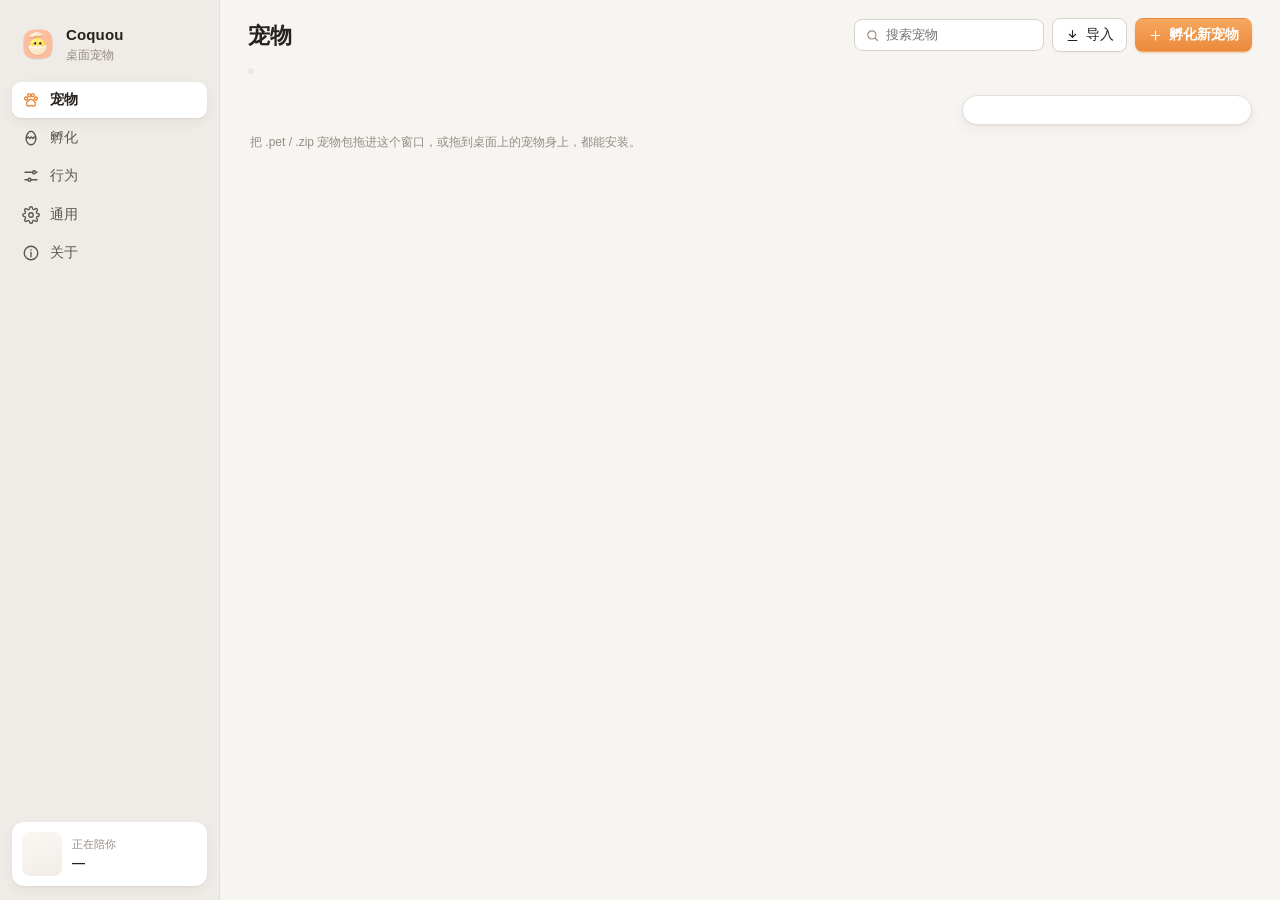
<file: src/ui/app.html>
<!doctype html>
<html lang="zh-CN">
<head>
  <meta charset="utf-8" />
  <meta name="viewport" content="width=device-width, initial-scale=1" />
  <title>Coquou</title>
  <link rel="stylesheet" href="app.css" />
</head>
<body>
<div class="shell">
  <aside class="sidebar">
    <div class="drag" data-tauri-drag-region></div>
    <div class="brand" data-tauri-drag-region>
      <img src="app-icon.png" alt="" />
      <div><b>Coquou</b><span data-en="Desktop pet">桌面宠物</span></div>
    </div>
    <nav>
      <button data-page="pets" class="on" data-en="Pets">
        <svg viewBox="0 0 24 24"><circle cx="5.5" cy="10" r="2"/><circle cx="9.5" cy="5.5" r="2"/><circle cx="14.5" cy="5.5" r="2"/><circle cx="18.5" cy="10" r="2"/><path d="M12 11c-3 0-6 4.2-6 6.6 0 1.7 1.3 2.4 3 2.4 1.2 0 2-.6 3-.6s1.8.6 3 .6c1.7 0 3-.7 3-2.4 0-2.4-3-6.6-6-6.6z"/></svg>
        宠物
      </button>
      <button data-page="hatch" data-en="Hatch">
        <svg viewBox="0 0 24 24"><path d="M12 3c3.6 0 6.5 5.4 6.5 9.6S15.6 21 12 21s-6.5-4.2-6.5-8.4S8.4 3 12 3z"/><path d="M6 12.5l2.4-2 2 2.2 1.8-2.2 2 2.2 2-2.2 1.8 2"/></svg>
        孵化
        <i class="dot" id="navHatchDot" hidden></i>
      </button>
      <button data-page="behaviour" data-en="Behaviour">
        <svg viewBox="0 0 24 24"><path d="M4 7h10M18 7h2M4 17h4M12 17h8"/><circle cx="16" cy="7" r="2"/><circle cx="10" cy="17" r="2"/></svg>
        行为
      </button>
      <button data-page="general" data-en="General">
        <svg viewBox="0 0 24 24"><circle cx="12" cy="12" r="3"/><path d="M19.4 15a1.7 1.7 0 0 0 .3 1.8l.1.1a2 2 0 1 1-2.8 2.8l-.1-.1a1.7 1.7 0 0 0-1.8-.3 1.7 1.7 0 0 0-1 1.5V21a2 2 0 1 1-4 0v-.1a1.7 1.7 0 0 0-1.1-1.5 1.7 1.7 0 0 0-1.8.3l-.1.1a2 2 0 1 1-2.8-2.8l.1-.1a1.7 1.7 0 0 0 .3-1.8 1.7 1.7 0 0 0-1.5-1H3a2 2 0 1 1 0-4h.1a1.7 1.7 0 0 0 1.5-1.1 1.7 1.7 0 0 0-.3-1.8l-.1-.1a2 2 0 1 1 2.8-2.8l.1.1a1.7 1.7 0 0 0 1.8.3H9a1.7 1.7 0 0 0 1-1.5V3a2 2 0 1 1 4 0v.1a1.7 1.7 0 0 0 1 1.5 1.7 1.7 0 0 0 1.8-.3l.1-.1a2 2 0 1 1 2.8 2.8l-.1.1a1.7 1.7 0 0 0-.3 1.8V9a1.7 1.7 0 0 0 1.5 1H21a2 2 0 1 1 0 4h-.1a1.7 1.7 0 0 0-1.5 1z"/></svg>
        通用
      </button>
      <button data-page="about" data-en="About">
        <svg viewBox="0 0 24 24"><circle cx="12" cy="12" r="9"/><path d="M12 11v6M12 7.5v.5"/></svg>
        关于
        <i class="dot" id="navUpdateDot" hidden></i>
      </button>
    </nav>
    <div class="now" id="now" title="正在桌面上的宠物" data-en-title="The pet on your desktop">
      <canvas id="nowThumb" width="80" height="88"></canvas>
      <div><span data-en="Keeping you company">正在陪你</span><b id="nowName">—</b></div>
    </div>
  </aside>

  <main>
    <!-- ======== 宠物 ======== -->
    <section class="page" id="page-pets">
      <header class="head" data-tauri-drag-region>
        <h1 data-en="Pets">宠物</h1>
        <div class="tools">
          <label class="search"><svg viewBox="0 0 24 24"><circle cx="11" cy="11" r="6.5"/><path d="M16 16l4 4"/></svg><input id="search" type="search" placeholder="搜索宠物" data-en-placeholder="Search pets" /></label>
          <button class="btn" id="importBtn" data-en="Import"><svg viewBox="0 0 24 24"><path d="M12 4v11M7 10l5 5 5-5M5 20h14"/></svg>导入</button>
          <button class="btn primary" id="hatchBtn" data-en="Hatch a pet"><svg viewBox="0 0 24 24"><path d="M12 5v14M5 12h14"/></svg>孵化新宠物</button>
          <input type="file" id="importFile" accept=".pet,.zip" multiple hidden />
        </div>
      </header>
      <div class="scroll">
        <div class="welcome" id="welcome" hidden>
          <div>
            <b data-en="Welcome to Coquou!">欢迎使用 Coquou！</b>
            <p id="welcomeText"></p>
          </div>
          <button class="btn" id="welcomeOk" data-en="Got it">知道了</button>
        </div>
        <div class="filters seg" id="filters"></div>
        <div class="library">
          <div class="grid" id="grid"></div>
          <aside class="detail" id="detail"></aside>
        </div>
        <p class="hint" data-en="Drop a .pet / .zip pet package on this window, or on the pet on your desktop, to install it.">把 .pet / .zip 宠物包拖进这个窗口，或拖到桌面上的宠物身上，都能安装。</p>
      </div>
    </section>

    <!-- ======== 孵化 ======== -->
    <section class="page" id="page-hatch" hidden>
      <header class="head" data-tauri-drag-region>
        <h1 data-en="Hatch">孵化</h1>
        <span class="head-note" data-en="Turn a description or a picture into a desktop pet that walks and jumps, with AI">用 AI 把一段描述或一张图，变成一只会走会跳的桌面宠物</span>
        <div class="tools"><button class="btn" id="hatchReset" type="button" hidden></button></div>
      </header>
      <div class="scroll hatch">
        <p class="edit-note" id="editNote" hidden></p>
        <!-- ① AI 接口 -->
        <section class="step-card">
          <h2 data-en="AI service"><i>1</i>AI 接口<small data-en="An OpenAI-compatible image API, such as OpenAI or OpenRouter">OpenAI 兼容的图像接口，例如 OpenAI、OpenRouter</small></h2>
          <div class="hrow">
            <select id="profile"></select>
            <button class="btn" id="newProfile" type="button" data-en="New">新建</button>
          </div>
          <div class="summary" id="profileSummary" hidden>
            <div class="ok-dot"></div>
            <div class="grow"><b id="sumName"></b><small id="sumModel"></small></div>
            <button class="btn" id="editProfile" type="button" data-en="Edit">编辑</button>
          </div>
          <div class="form" id="profileForm">
            <label data-en="Name">名称<input type="text" id="pName" placeholder="例如：OpenAI 官方" data-en-placeholder="e.g. OpenAI" /></label>
            <label data-en="Protocol">协议
              <select id="pProtocol">
                <option value="images" data-en="OpenAI Images (/images/edits)">OpenAI Images（/images/edits）</option>
                <option value="chat" data-en="OpenAI Chat with image output (/chat/completions)">OpenAI Chat 输出图片（/chat/completions）</option>
              </select>
            </label>
            <label data-en="API URL">API 地址<input type="text" id="pUrl" placeholder="https://api.openai.com/v1" /></label>
            <label data-en="Model">模型<input type="text" id="pModel" placeholder="gpt-image-2" /></label>
            <label class="wide">API key<input type="password" id="pKey" placeholder="sk-…" autocomplete="off" /></label>
            <div id="imagesOpts" class="wide two">
              <label data-en="Quality">质量
                <select id="pQuality">
                  <option value="" data-en="Not set">不指定</option><option value="low" data-en="low (cheap)">low（便宜）</option>
                  <option value="medium">medium</option><option value="high">high</option><option value="auto">auto</option>
                </select>
              </label>
              <label class="check" data-en="Ask for a transparent background (cleaner when the API supports it)"><input type="checkbox" id="pTransparent" /> 请求透明背景（接口支持时更干净）</label>
            </div>
            <div class="wide actions">
              <button class="btn primary" id="saveProfile" type="button" data-en="Save">保存</button>
              <button class="btn" id="testProfile" type="button" title="会真的生成 1 张小图，产生一次调用费用" data-en="Test" data-en-title="Really generates one small image, which costs one API call">测试连接</button>
              <button class="btn ghost danger" id="deleteProfile" type="button" data-en="Delete">删除</button>
              <span class="status" id="profileStatus"></span>
            </div>
            <p class="hint wide" id="keyHint"></p>
          </div>
        </section>

        <!-- ② 宠物 -->
        <section class="step-card">
          <h2 data-en="Describe your pet"><i>2</i>描述你的宠物</h2>
          <div class="pet-form">
            <div class="fields">
              <label data-en="Name">名字<input type="text" id="petName" placeholder="例如：橘子" data-en-placeholder="e.g. Clementine" /></label>
              <label data-en="Description">描述<textarea id="petDesc" placeholder="外观和性格，例如：圆滚滚的橘色短毛猫，戴红色小围巾，元气满满" data-en-placeholder="Looks and personality, e.g. a round orange shorthair cat with a little red scarf, full of energy"></textarea></label>
              <label data-en="Style">风格
                <select id="style">
                  <option value="auto" data-en="Follow the reference / description">跟随参考图 / 描述</option>
                  <option value="chibi" data-en="Chibi anime">Q 版二次元</option>
                  <option value="pixel" data-en="Pixel art">像素风</option>
                  <option value="plush" data-en="Plush toy">毛绒玩具</option>
                  <option value="clay" data-en="Clay">黏土</option>
                  <option value="toy3d" data-en="3D toy">3D 玩具</option>
                  <option value="flat" data-en="Flat vector">扁平矢量</option>
                </select>
              </label>
              <label class="check" data-en="Generate 16 look directions (eyes follow the mouse)"><input type="checkbox" id="withLook" checked /> 生成 16 个看向方向（眼睛跟着鼠标转）</label>
            </div>
            <div class="ref">
              <span class="ref-label" data-en="Reference image (optional)">参考图（可选）</span>
              <div id="drop"></div>
              <input type="file" id="file" accept="image/*" hidden />
            </div>
          </div>
        </section>

        <!-- ③④⑤ 结果 -->
        <section class="step-card" id="baseCard">
          <h2 data-en="Look"><i>3</i>形象<small id="estimate"></small>
            <span class="h2-tools"><button class="btn primary" id="genBase" type="button"></button></span>
          </h2>
          <div class="status" id="mainStatus"></div>
          <div id="baseArea" class="empty"></div>
        </section>
        <section class="step-card" id="rowsArea" hidden>
          <h2 data-en="Animations"><i>4</i>动作
            <span class="h2-tools"><span class="status" id="rowsStatus"></span><button class="btn primary" id="genAll" type="button" data-en="Generate all">生成全部动作</button></span>
          </h2>
          <div class="hgrid" id="cards"></div>
        </section>
        <section class="step-card" id="finalArea" hidden>
          <h2 data-en="Install"><i>5</i>安装</h2>
          <div class="final">
            <canvas id="atlas" class="checker" width="1536" height="2288"></canvas>
            <div class="grow">
              <div class="install-mode" id="installMode" hidden>
                <label class="check" id="modeReplace"><input type="radio" name="installMode" value="replace" checked /><span id="modeReplaceText"></span></label>
                <label class="check" data-en="Save as a new pet"><input type="radio" name="installMode" value="new" />另存为新宠物</label>
              </div>
              <label data-en="ID (folder name: letters, digits, - and _)">ID（文件夹名，字母数字 - _）<input type="text" id="petId" /></label>
              <button class="btn primary big" id="install" type="button" data-en="Put on the desktop">安装到桌面</button>
              <div class="status" id="installStatus"></div>
            </div>
          </div>
        </section>
      </div>
    </section>

    <!-- ======== 行为 ======== -->
    <section class="page" id="page-behaviour" hidden>
      <header class="head" data-tauri-drag-region><h1 data-en="Behaviour">行为</h1></header>
      <div class="scroll">
        <h3 data-en="Where they roam">活动范围</h3>
        <div class="zones" id="zones"></div>
        <p class="hint" data-en="The pet only walks in the chosen area, so it stays out of the middle of the screen. Dragged elsewhere, it walks back by itself.">宠物只在选中的区域里走动，避免挡住屏幕中间的内容。被拖到别处后会自己走回去。</p>
        <h3 data-en="Personality">性格</h3>
        <div class="card">
          <div class="row"><div class="label" data-en="Activity">活跃程度<small data-en="How often they walk around">多久走动一次</small></div><div class="seg" id="activity"></div></div>
          <div class="row"><div class="label" data-en="Nap">自动睡觉<small data-en="Dozes off after being left alone this long">多久没理 TA 就打瞌睡</small></div><div class="seg" id="sleep"></div></div>
          <div class="row"><div class="label" data-en="Size">大小<small data-en="Display size of every pet">所有宠物的显示大小</small></div><div class="seg" id="size"></div></div>
          <div class="row"><div class="label" data-en="Talk">说话<small data-en="Says a line when clicked, petted or idle">被点、被摸、闲着的时候冒出一句台词</small></div><label class="switch"><input type="checkbox" id="chatter" aria-label="说话" data-en-aria-label="Talk" /><span></span></label></div>
        </div>
      </div>
    </section>

    <!-- ======== 通用 ======== -->
    <section class="page" id="page-general" hidden>
      <header class="head" data-tauri-drag-region><h1 data-en="General">通用</h1></header>
      <div class="scroll">
        <h3 data-en="Appearance">外观</h3>
        <div class="card">
          <div class="row"><div class="label" data-en="Theme">主题</div><div class="seg" id="theme"></div></div>
          <div class="row"><div class="label" data-en="Language">语言</div><div class="seg" id="language"></div></div>
        </div>
        <h3 data-en="Display">显示</h3>
        <div class="card">
          <div class="row"><div class="label" data-en="Screen">显示器<small data-en="You can also drag the pet to another screen">也可以直接把宠物拖到另一块屏幕</small></div><select id="display"></select></div>
          <div class="row"><div class="label" data-en="Hide in full screen">全屏自动隐藏<small data-en="Stays out of the way of videos, games and presentations">看视频、玩游戏、演示时不打扰</small></div><label class="switch"><input type="checkbox" id="hideFullscreen" aria-label="全屏自动隐藏" data-en-aria-label="Hide in full screen" /><span></span></label></div>
        </div>
        <h3 data-en="Startup and power">启动与耗电</h3>
        <div class="card">
          <div class="row"><div class="label" data-en="Open at login">开机自动启动</div><label class="switch"><input type="checkbox" id="autostart" aria-label="开机自动启动" data-en-aria-label="Open at login" /><span></span></label></div>
          <div class="row"><div class="label" data-en="Save power on battery">用电池时省电<small data-en="Drops to 30 fps when the laptop is unplugged">笔记本拔掉电源后降到 30 帧</small></div><label class="switch"><input type="checkbox" id="batterySaver" aria-label="用电池时省电" data-en-aria-label="Save power on battery" /><span></span></label></div>
        </div>
        <h3 data-en="Pet library">宠物库</h3>
        <div class="card">
          <div class="row"><div class="label" data-en="Show hidden pets">显示隐藏宠物<small data-en="Adds a Hidden tab to the pets page, where hidden pets can be unhidden">宠物页多出「隐藏」，可以在里面取消隐藏</small></div><label class="switch"><input type="checkbox" id="showHidden" aria-label="显示隐藏宠物" data-en-aria-label="Show hidden pets" /><span></span></label></div>
        </div>
        <h3 data-en="Storage">存储</h3>
        <div class="card">
          <div class="row"><div class="label" data-en="Pets folder">宠物文件夹<small class="path" id="petsDir"></small></div><button class="btn" id="openDir" data-en="Open">打开</button></div>
          <div class="row"><div class="label" data-en="Codex pets">Codex 宠物<small class="path" id="codexDir"></small><small data-en="Pets here show up in your library automatically (read-only)">这里的宠物会自动出现在宠物库里（只读）</small></div></div>
        </div>
      </div>
    </section>

    <!-- ======== 关于 ======== -->
    <section class="page" id="page-about" hidden>
      <header class="head" data-tauri-drag-region><h1 data-en="About">关于</h1></header>
      <div class="scroll">
        <div class="card about">
          <img src="app-icon.png" alt="" />
          <div class="grow">
            <b>Coquou</b> <span class="muted" id="version"></span>
            <p class="muted" data-en="An open-source desktop pet, compatible with Codex pet packages.">开源桌面宠物，兼容 Codex 宠物包。</p>
            <div class="links">
              <button class="link" data-link="home" data-en="Website">项目主页</button>
              <button class="link" data-link="issues" data-en="Report a problem">反馈问题</button>
              <button class="link" data-link="releases" data-en="Releases">发布记录</button>
            </div>
          </div>
        </div>
        <h3 data-en="Updates">更新</h3>
        <div class="card">
          <div class="row">
            <div class="label"><span id="updState"></span><small id="updDetail"></small></div>
            <button class="btn" id="updCheck" data-en="Check for updates">检查更新</button>
          </div>
          <div class="row" id="updAvail" hidden>
            <div class="label">
              <b id="updVersion"></b><small id="updDate"></small>
              <div id="updNotes" class="notes"></div>
              <div class="progress" id="updProgress" hidden><i></i></div>
            </div>
            <button class="btn primary" id="updInstall"></button>
          </div>
          <div class="row"><div class="label" data-en="Check for updates automatically">自动检查更新<small data-en="At launch and every 6 hours; tells you about a new version, never installs it by itself">启动后和每隔 6 小时检查一次；有新版本时提示，不会自动安装</small></div><label class="switch"><input type="checkbox" id="autoUpdate" aria-label="自动检查更新" data-en-aria-label="Check for updates automatically" /><span></span></label></div>
        </div>
        <h3 data-en="Licenses">授权</h3>
        <div class="card">
          <div class="row"><div class="label" data-en="Code">代码<small>MIT</small></div></div>
          <div class="row"><div class="label" data-en="Preset pet “Tuanzi”">预设宠物「团子」<small>CC BY 4.0 · Coquou contributors</small></div></div>
        </div>
      </div>
    </section>
  </main>
</div>

<div id="dropOverlay"><div><svg viewBox="0 0 24 24"><path d="M12 4v11M7 10l5 5 5-5M5 20h14"/></svg><span id="dropText"></span></div></div>
<div id="modal" hidden><div class="dialog"><b id="modalTitle"></b><p id="modalText"></p><div class="actions"><button class="btn" id="modalCancel" data-en="Cancel">取消</button><button class="btn danger" id="modalOk"></button></div></div></div>
<div id="toast"></div>
<script src="common.js"></script>
<script src="app.js"></script>
<script src="hatch-pipeline.js"></script>
<script src="hatch.js"></script>
</body>
</html>
</file>
<file: src/ui/app.css>
/* Coquou app window. Light / dark follow `prefers-color-scheme`, which the
   webview takes from the app theme (settings.rs: system, light or dark). */
:root {
  color-scheme: light dark;
  --bg: #f7f5f2;
  --side: #efebe6;
  --panel: #ffffff;
  --raised: #ffffff;
  --ink: #26221e;
  --ink-2: #5d564f;
  --muted: #958c83;
  --line: #e6e0d9;
  --line-2: #d9d2ca;
  --hover: rgba(60, 40, 20, .055);
  --accent: #ec8a3c;
  --accent-2: #f6a75f;
  --accent-soft: #fdeedf;
  --accent-ink: #fff;
  --ok: #2f9a5a;
  --bad: #d2463a;
  --tile: linear-gradient(160deg, #fbf8f4, #f1ece6);
  --stage: radial-gradient(circle at 50% 70%, #fff7ee 0, #f6efe7 55%, #efe7de 100%);
  --shadow: 0 1px 2px rgba(40, 25, 10, .06), 0 4px 14px rgba(40, 25, 10, .05);
  --shadow-lg: 0 10px 40px rgba(40, 25, 10, .18);
  --radius: 14px;
}
@media (prefers-color-scheme: dark) {
  :root {
    --bg: #1b1917;
    --side: #151412;
    --panel: #24211e;
    --raised: #2b2825;
    --ink: #f1ebe4;
    --ink-2: #c4bbb1;
    --muted: #8f867c;
    --line: #34302c;
    --line-2: #423d38;
    --hover: rgba(255, 240, 220, .06);
    --accent: #f39a52;
    --accent-2: #ffb575;
    --accent-soft: #3a2a1c;
    --accent-ink: #1b1917;
    --tile: linear-gradient(160deg, #2c2926, #24211e);
    --stage: radial-gradient(circle at 50% 70%, #3a332c 0, #2a2622 60%, #24211e 100%);
    --shadow: 0 1px 2px rgba(0, 0, 0, .3), 0 4px 14px rgba(0, 0, 0, .2);
  }
}

* { box-sizing: border-box; }
html, body { height: 100%; }
body {
  margin: 0; background: var(--bg); color: var(--ink);
  font: 13.5px/1.5 -apple-system, BlinkMacSystemFont, "Segoe UI Variable", "Segoe UI", "PingFang SC", "Microsoft YaHei", sans-serif;
  -webkit-user-select: none; user-select: none; -webkit-font-smoothing: antialiased;
}
svg { width: 18px; height: 18px; fill: none; stroke: currentColor; stroke-width: 1.8; stroke-linecap: round; stroke-linejoin: round; flex: none; }
button { font: inherit; color: inherit; }
:focus-visible { outline: 2px solid var(--accent); outline-offset: 2px; }

.shell { display: grid; grid-template-columns: 220px 1fr; height: 100vh; }

/* ---------- sidebar ---------- */
.sidebar { background: var(--side); border-right: 1px solid var(--line); display: flex; flex-direction: column; padding: 0 12px 14px; min-height: 0; }
.sidebar .drag { height: 18px; flex: none; }
.mac .sidebar .drag { height: 46px; }
.brand { display: flex; align-items: center; gap: 10px; padding: 6px 8px 18px; }
.brand img { width: 36px; height: 36px; }
.brand b { display: block; font-size: 15px; letter-spacing: .01em; }
.brand span { display: block; font-size: 11.5px; color: var(--muted); }
nav { display: flex; flex-direction: column; gap: 2px; }
nav button {
  all: unset; display: flex; align-items: center; gap: 10px; padding: 8px 10px; border-radius: 9px; cursor: default; color: var(--ink-2); position: relative;
}
nav button:hover { background: var(--hover); }
nav button.on { background: var(--panel); color: var(--ink); font-weight: 600; box-shadow: var(--shadow); }
nav button.on svg { color: var(--accent); }
nav button:focus-visible { outline: 2px solid var(--accent); }
nav .dot { position: absolute; right: 10px; width: 8px; height: 8px; border-radius: 50%; background: var(--accent); }
.now { margin-top: auto; display: flex; align-items: center; gap: 10px; padding: 10px; border-radius: 12px; background: var(--panel); box-shadow: var(--shadow); cursor: default; }
.now canvas { width: 40px; height: 44px; border-radius: 8px; background: var(--tile); }
.now span { display: block; font-size: 11px; color: var(--muted); }
.now b { display: block; font-size: 13px; }

/* ---------- main ---------- */
main { min-width: 0; min-height: 0; display: flex; }
.page { flex: 1; display: flex; flex-direction: column; min-width: 0; min-height: 0; }
.page[hidden] { display: none; }
.head { display: flex; align-items: center; gap: 12px; padding: 18px 28px 12px; flex: none; }
.mac .head { padding-top: 24px; }
.head h1 { font-size: 22px; margin: 0; font-weight: 700; letter-spacing: .01em; }
.tools { margin-left: auto; display: flex; gap: 8px; align-items: center; }
.scroll { flex: 1; overflow-y: auto; padding: 4px 28px 32px; min-height: 0; }
h3 { font-size: 12.5px; font-weight: 600; color: var(--muted); margin: 22px 2px 8px; }
.scroll > h3:first-child { margin-top: 6px; }
.hint { color: var(--muted); font-size: 12px; margin: 8px 2px 0; }
.muted { color: var(--muted); }

/* ---------- controls ---------- */
.btn {
  display: inline-flex; align-items: center; gap: 6px; padding: 6px 12px; border-radius: 8px;
  border: 1px solid var(--line-2); background: var(--raised); cursor: default; white-space: nowrap;
  box-shadow: 0 1px 1px rgba(0,0,0,.03);
}
.btn svg { width: 15px; height: 15px; }
.btn:hover { border-color: var(--muted); }
.btn:active { transform: translateY(.5px); }
.btn:disabled { opacity: .45; pointer-events: none; }
.btn.primary { background: linear-gradient(180deg, var(--accent-2), var(--accent)); border-color: transparent; color: var(--accent-ink); font-weight: 600; box-shadow: 0 1px 2px rgba(200, 100, 20, .3); }
.btn.primary:hover { filter: brightness(1.04); }
.btn.big { padding: 10px 18px; font-size: 14px; border-radius: 10px; }
.btn.danger { color: var(--bad); }
.btn.danger.solid, #modal .btn.danger { background: var(--bad); color: #fff; border-color: transparent; font-weight: 600; }
.btn.ghost { background: transparent; border-color: transparent; box-shadow: none; color: var(--ink-2); }
.btn.ghost:hover { background: var(--hover); }
.btn.ghost.danger { color: var(--bad); }
.link { all: unset; color: var(--accent); cursor: default; font-size: 13px; }
.link:hover { text-decoration: underline; }
.search { display: flex; align-items: center; gap: 6px; padding: 0 10px; height: 32px; border-radius: 8px; background: var(--raised); border: 1px solid var(--line-2); width: 190px; }
.search svg { width: 15px; height: 15px; color: var(--muted); }
.search input { all: unset; flex: 1; font-size: 13px; -webkit-user-select: text; user-select: text; }
/* Drop-downs look like the text fields (.hatch / .detail inputs below): the
   native macOS pop-up button ignores most styling, so the arrow is drawn here
   with two gradients in the theme's ink colour. */
select {
  -webkit-appearance: none; appearance: none;
  font: inherit; font-size: 13px; color: var(--ink); background-color: var(--bg);
  border: 1px solid var(--line-2); border-radius: 8px; padding: 7px 30px 7px 10px; max-width: 300px; cursor: default;
  background-image: linear-gradient(45deg, transparent 50%, var(--ink-2) 50%), linear-gradient(135deg, var(--ink-2) 50%, transparent 50%);
  background-position: calc(100% - 15px) calc(50% + 1px), calc(100% - 10px) calc(50% + 1px);
  background-size: 5px 5px; background-repeat: no-repeat;
}
select:focus { outline: 2px solid var(--accent-soft); border-color: var(--accent); }

.seg { display: inline-flex; background: var(--hover); border-radius: 9px; padding: 3px; gap: 2px; flex-wrap: wrap; }
.seg button { all: unset; cursor: default; padding: 4px 12px; border-radius: 7px; font-size: 12.5px; color: var(--ink-2); }
.seg button:hover { color: var(--ink); }
.seg button.on { background: var(--raised); box-shadow: 0 1px 3px rgba(0,0,0,.12); font-weight: 600; color: var(--ink); }
.seg button:focus-visible { outline: 2px solid var(--accent); }

.switch { position: relative; width: 40px; height: 24px; flex: none; }
.switch input { opacity: 0; width: 0; height: 0; position: absolute; }
.switch span { position: absolute; inset: 0; background: var(--line-2); border-radius: 999px; transition: .18s; }
.switch span::after { content: ""; position: absolute; left: 3px; top: 3px; width: 18px; height: 18px; border-radius: 50%; background: #fff; box-shadow: 0 1px 3px rgba(0,0,0,.3); transition: .18s; }
.switch input:checked + span { background: var(--accent); }
.switch input:checked + span::after { transform: translateX(16px); }
.switch input:focus-visible + span { outline: 2px solid var(--accent); outline-offset: 2px; }

.card { background: var(--panel); border-radius: var(--radius); box-shadow: var(--shadow); border: 1px solid var(--line); overflow: hidden; }
.row { display: flex; align-items: center; gap: 14px; padding: 13px 16px; border-top: 1px solid var(--line); }
.row:first-child { border-top: 0; }
.row[hidden] { display: none; }
.label { flex: 1; min-width: 0; }
.label small { display: block; color: var(--muted); font-size: 12px; }
.label small.path { font-family: ui-monospace, SFMono-Regular, Menlo, Consolas, monospace; font-size: 11.5px; word-break: break-all; -webkit-user-select: text; user-select: text; }

/* ---------- pets ---------- */
.welcome {
  display: flex; gap: 16px; align-items: center; padding: 14px 16px; margin-bottom: 14px; border-radius: var(--radius);
  background: linear-gradient(120deg, var(--accent-soft), transparent); border: 1px solid var(--line);
}
.welcome p { margin: 2px 0 0; color: var(--ink-2); font-size: 12.5px; }
.welcome[hidden] { display: none; }
.filters { margin-bottom: 14px; }
.library { display: grid; grid-template-columns: 1fr 290px; gap: 18px; align-items: start; }
.grid { display: grid; grid-template-columns: repeat(auto-fill, minmax(128px, 1fr)); gap: 12px; }
.pet {
  position: relative; border-radius: var(--radius); background: var(--panel); border: 1px solid var(--line); box-shadow: var(--shadow);
  padding: 8px 8px 10px; cursor: default; transition: transform .15s, box-shadow .15s, border-color .15s; text-align: center; outline: none;
}
.pet:hover { transform: translateY(-2px); box-shadow: var(--shadow), 0 8px 20px rgba(40,25,10,.08); }
.pet.sel { border-color: var(--accent); box-shadow: 0 0 0 3px var(--accent-soft), var(--shadow); }
.pet:focus-visible { border-color: var(--accent); }
.pet canvas { width: 100%; aspect-ratio: 192 / 208; display: block; border-radius: 10px; background: var(--tile); }
.pet b { display: block; margin-top: 7px; font-size: 13px; white-space: nowrap; overflow: hidden; text-overflow: ellipsis; }
.pet .tag { font-size: 11px; color: var(--muted); }
.badge { position: absolute; top: 12px; left: 12px; font-size: 10.5px; font-weight: 700; padding: 2px 7px; border-radius: 999px; background: var(--accent); color: var(--accent-ink); }
.empty { grid-column: 1 / -1; text-align: center; color: var(--muted); padding: 50px 0; }

.detail { position: sticky; top: 0; background: var(--panel); border: 1px solid var(--line); border-radius: 18px; box-shadow: var(--shadow); padding: 14px; }
.stage { border-radius: 14px; background: var(--stage); display: flex; justify-content: center; }
.stage canvas { width: 200px; height: 217px; }
.chips { display: flex; gap: 6px; flex-wrap: wrap; margin: 10px 0 2px; }
.chips button { all: unset; cursor: default; font-size: 11.5px; padding: 3px 10px; border-radius: 999px; background: var(--hover); color: var(--ink-2); }
.chips button.on { background: var(--accent-soft); color: var(--accent); font-weight: 600; }
.detail h2 { font-size: 19px; margin: 12px 0 0; }
.detail .src { font-size: 12px; color: var(--muted); }
.detail .desc { font-size: 12.5px; color: var(--ink-2); margin: 8px 0 0; }
.detail .use { width: 100%; justify-content: center; margin-top: 14px; padding: 9px; font-size: 14px; }
.detail .use.current { background: var(--accent-soft); color: var(--accent); border-color: transparent; box-shadow: none; font-weight: 600; }
.meta { margin: 14px 0 0; padding: 10px 0 0; border-top: 1px solid var(--line); display: grid; grid-template-columns: 52px 1fr; gap: 4px 8px; font-size: 12px; }
.meta dt { color: var(--muted); }
.meta dd { margin: 0; word-break: break-all; -webkit-user-select: text; user-select: text; }
.more { display: flex; flex-wrap: wrap; gap: 4px; margin-top: 10px; }
.name-row { display: flex; align-items: center; gap: 8px; margin-top: 12px; min-height: 30px; }
.name-row h2 { margin: 0; flex: 1; min-width: 0; overflow: hidden; text-overflow: ellipsis; white-space: nowrap; }
.name-row input { flex: 1; font-size: 15px; font-weight: 600; }
.lines { margin-top: 14px; padding-top: 10px; border-top: 1px solid var(--line); font-size: 12.5px; }
.lines summary { cursor: default; color: var(--ink-2); font-weight: 600; }
.lines label { display: flex; flex-direction: column; gap: 4px; margin-top: 8px; color: var(--muted); }
.lines textarea { min-height: 0; resize: vertical; font-size: 12.5px; line-height: 1.45; }
.lines .row { display: flex; flex-wrap: wrap; gap: 6px; margin-top: 10px; }

/* ---------- hatch ---------- */
.hero { display: flex; gap: 26px; align-items: center; padding: 26px; border-radius: 20px; background: linear-gradient(135deg, var(--accent-soft), var(--panel) 70%); border: 1px solid var(--line); box-shadow: var(--shadow); }
.hero-art img { width: 132px; height: 132px; display: block; filter: drop-shadow(0 10px 18px rgba(200, 100, 20, .2)); }
.hero h2 { margin: 0 0 8px; font-size: 20px; }
.hero p { margin: 0 0 16px; color: var(--ink-2); max-width: 520px; }
.steps { display: grid; grid-template-columns: repeat(3, 1fr); gap: 12px; margin-top: 16px; }
.step { background: var(--panel); border: 1px solid var(--line); border-radius: var(--radius); padding: 16px; box-shadow: var(--shadow); }
.step i { font-style: normal; display: inline-grid; place-items: center; width: 24px; height: 24px; border-radius: 50%; background: var(--accent-soft); color: var(--accent); font-weight: 700; font-size: 12.5px; }
.step b { display: block; margin: 10px 0 4px; }
.step p { margin: 0; color: var(--ink-2); font-size: 12.5px; }

/* ---------- hatch ---------- */
.head-note { color: var(--muted); font-size: 12.5px; }
.hatch .step-card { background: var(--panel); border: 1px solid var(--line); border-radius: 16px; box-shadow: var(--shadow); padding: 16px 18px 18px; margin-bottom: 14px; }
.hatch .step-card[hidden] { display: none; }
.hatch h2 { display: flex; align-items: center; gap: 10px; font-size: 15px; margin: 0 0 12px; }
.hatch h2 i { font-style: normal; display: inline-grid; place-items: center; width: 24px; height: 24px; border-radius: 50%; background: var(--accent-soft); color: var(--accent); font-size: 12.5px; font-weight: 700; flex: none; }
/* The title is a bare text node that flexbox may squeeze to one character
   wide; keep-all keeps it on one line and lets the subtitle wrap instead. */
.hatch h2 { word-break: keep-all; }
.hatch h2 small { font-weight: 400; color: var(--muted); font-size: 12px; word-break: normal; }
.hatch h2 small b { color: var(--ink); }
.hatch .h2-tools { margin-left: auto; display: flex; align-items: center; gap: 10px; font-weight: 400; }
.hatch label { display: flex; flex-direction: column; gap: 5px; font-size: 12.5px; color: var(--ink-2); font-weight: 500; }
.hatch label.check { flex-direction: row; align-items: center; gap: 7px; font-weight: 400; }
.hatch input[type=text], .hatch input[type=password], .hatch textarea,
.detail input[type=text], .detail textarea {
  font: inherit; font-size: 13px; color: var(--ink); background: var(--bg); border: 1px solid var(--line-2); border-radius: 8px; padding: 7px 10px; width: 100%; max-width: none;
  -webkit-user-select: text; user-select: text;
}
.hatch select { width: 100%; max-width: none; }
.hatch textarea { min-height: 76px; resize: vertical; }
.hatch input:focus, .hatch textarea:focus,
.detail input:focus, .detail textarea:focus { outline: 2px solid var(--accent-soft); border-color: var(--accent); }
.hatch input[type=checkbox] { accent-color: var(--accent); }
.hrow { display: flex; gap: 8px; }
.hrow select { flex: 1; }
.edit-note { margin: 0 0 14px; padding: 10px 14px; border-radius: 10px; background: var(--accent-soft); color: var(--ink); font-size: 13px; line-height: 1.5; }
.install-mode { display: flex; flex-direction: column; gap: 6px; }
.edit-note[hidden], .install-mode[hidden], .install-mode label[hidden] { display: none; }
.summary { display: flex; align-items: center; gap: 12px; margin-top: 10px; padding: 10px 12px; border-radius: 10px; background: var(--bg); border: 1px solid var(--line); }
.summary[hidden] { display: none; }
.summary b { display: block; }
.summary small { display: block; color: var(--muted); font-size: 12px; white-space: nowrap; overflow: hidden; text-overflow: ellipsis; }
.ok-dot { width: 10px; height: 10px; border-radius: 50%; background: var(--ok); box-shadow: 0 0 0 4px color-mix(in srgb, var(--ok) 20%, transparent); flex: none; }
.form { display: grid; grid-template-columns: 1fr 1fr; gap: 12px 14px; margin-top: 12px; }
.form[hidden] { display: none; }
.form .wide { grid-column: 1 / -1; }
.form .two { display: grid; grid-template-columns: 1fr 1fr; gap: 12px 14px; align-items: end; }
.form .two[hidden] { display: none; }
.form .actions { display: flex; align-items: center; gap: 8px; flex-wrap: wrap; }
.status { font-size: 12.5px; color: var(--muted); white-space: pre-wrap; }
.status.ok { color: var(--ok); } .status.bad { color: var(--bad); }
#mainStatus:not(:empty) { margin-bottom: 10px; }
.pet-form { display: grid; grid-template-columns: 1fr 220px; gap: 16px; }
.pet-form .fields { display: flex; flex-direction: column; gap: 12px; }
.ref { display: flex; flex-direction: column; gap: 5px; }
.ref-label { font-size: 12.5px; color: var(--ink-2); font-weight: 500; }
#drop { flex: 1; min-height: 180px; border: 1.5px dashed var(--line-2); border-radius: 12px; display: flex; flex-direction: column; align-items: center; justify-content: center; gap: 8px; color: var(--muted); font-size: 12.5px; text-align: center; padding: 10px; cursor: default; background: var(--bg); }
#drop:hover { border-color: var(--accent); color: var(--accent); }
#drop.has { padding: 8px; }
#drop img { max-width: 100%; max-height: 190px; border-radius: 8px; }
.empty { color: var(--muted); padding: 18px 0 6px; text-align: center; font-size: 12.5px; }
.checker {
  background-color: var(--bg);
  background-image: linear-gradient(45deg, var(--hover) 25%, transparent 25%, transparent 75%, var(--hover) 75%), linear-gradient(45deg, var(--hover) 25%, transparent 25%, transparent 75%, var(--hover) 75%);
  background-size: 16px 16px; background-position: 0 0, 8px 8px; border-radius: 10px;
}
.base { display: flex; gap: 16px; align-items: flex-start; flex-wrap: wrap; }
.base .raw { width: 200px; border-radius: 10px; border: 1px solid var(--line); }
.hgrid { display: grid; grid-template-columns: repeat(auto-fill, minmax(170px, 1fr)); gap: 10px; }
.hcard { background: var(--bg); border: 1px solid var(--line); border-radius: 12px; padding: 10px; display: flex; flex-direction: column; gap: 6px; }
.hcard header { display: flex; justify-content: space-between; align-items: center; gap: 6px; font-size: 13px; }
.hcard canvas.anim { width: 96px; height: 104px; display: block; margin: 2px auto; }
.hcard .warn { color: #c98a12; font-size: 11.5px; min-height: 16px; }
.hcard .bad { color: var(--bad); font-size: 11.5px; }
.hcard details { font-size: 12px; color: var(--muted); }
.hcard details img { width: 100%; border-radius: 6px; margin-top: 4px; }
.hcard .btn { align-self: flex-start; padding: 3px 10px; font-size: 12px; }
.hatch .hcard input.note { font-size: 12px; padding: 5px 8px; }
.pill { font-size: 11px; padding: 1px 8px; border-radius: 999px; background: var(--hover); color: var(--muted); white-space: nowrap; }
.pill.ok { color: var(--ok); } .pill.warn { color: #c98a12; } .pill.bad { color: var(--bad); } .pill.run { color: var(--accent); }
.final { display: flex; gap: 18px; align-items: flex-start; flex-wrap: wrap; }
#atlas { width: 300px; max-width: 100%; height: auto; border: 1px solid var(--line); }
.final .grow { display: flex; flex-direction: column; gap: 12px; min-width: 220px; }
.final .btn { align-self: flex-start; }
.resume { display: flex; flex-direction: column; gap: 10px; align-items: flex-start; text-align: left; padding: 4px 0; color: var(--ink-2); }
.resume .acts { display: flex; gap: 8px; }
@media (max-width: 900px) { .pet-form { grid-template-columns: 1fr; } .form { grid-template-columns: 1fr; } .form .two { grid-template-columns: 1fr; } }

/* ---------- behaviour ---------- */
.zones { display: grid; grid-template-columns: repeat(4, 1fr); gap: 12px; }
.zone { all: unset; cursor: default; background: var(--panel); border: 1px solid var(--line); border-radius: var(--radius); padding: 12px; box-shadow: var(--shadow); text-align: center; transition: .15s; }
.zone:hover { border-color: var(--line-2); }
.zone.on { border-color: var(--accent); box-shadow: 0 0 0 3px var(--accent-soft), var(--shadow); }
.zone:focus-visible { outline: 2px solid var(--accent); }
.zone svg { width: 100%; height: auto; stroke: none; }
.zone b { display: block; font-size: 13px; margin-top: 8px; }
.zone small { display: block; color: var(--muted); font-size: 11.5px; }

/* ---------- about / update ---------- */
.about { display: flex; gap: 18px; align-items: center; padding: 18px; }
.about img { width: 72px; height: 72px; }
.about b { font-size: 18px; }
.about p { margin: 2px 0 8px; }
.links { display: flex; gap: 16px; }
.grow { flex: 1; }
.notes { font-size: 12.5px; margin-top: 8px; max-height: 180px; overflow-y: auto; -webkit-user-select: text; user-select: text; color: var(--ink-2); }
.notes ul { margin: 4px 0; padding-left: 18px; }
.notes h4 { margin: 8px 0 2px; font-size: 13px; color: var(--ink); }
.notes p { margin: 4px 0; }
.progress { height: 6px; background: var(--hover); border-radius: 3px; margin-top: 10px; overflow: hidden; }
.progress i { display: block; height: 100%; width: 0; background: var(--accent); transition: width .2s; }

/* ---------- overlays ---------- */
#dropOverlay { position: fixed; inset: 10px; border: 2px dashed var(--accent); border-radius: 18px; background: color-mix(in srgb, var(--accent-soft) 88%, transparent); display: none; align-items: center; justify-content: center; pointer-events: none; z-index: 20; }
#dropOverlay.on { display: flex; }
#dropOverlay div { display: flex; flex-direction: column; align-items: center; gap: 8px; font-size: 16px; font-weight: 700; color: var(--accent); }
#dropOverlay svg { width: 40px; height: 40px; }
#modal { position: fixed; inset: 0; background: rgba(0,0,0,.35); display: flex; align-items: center; justify-content: center; z-index: 30; }
#modal[hidden] { display: none; }
#modal .dialog { width: 340px; background: var(--raised); border-radius: 16px; padding: 20px; box-shadow: var(--shadow-lg); }
#modal b { font-size: 15px; }
#modal p { color: var(--ink-2); margin: 8px 0 18px; }
#modal .actions { display: flex; justify-content: flex-end; gap: 8px; }
#toast { position: fixed; left: 50%; bottom: 22px; transform: translateX(-50%) translateY(20px); opacity: 0; background: var(--ink); color: var(--bg); padding: 9px 16px; border-radius: 10px; font-size: 13px; transition: .2s; pointer-events: none; max-width: 70%; z-index: 40; box-shadow: var(--shadow-lg); }
#toast.on { opacity: 1; transform: translateX(-50%); }
#toast.bad { background: var(--bad); color: #fff; }

/* ---------- narrow ---------- */
@media (max-width: 900px) {
  .library { grid-template-columns: 1fr; }
  .detail { position: static; order: -1; }
  .zones { grid-template-columns: repeat(2, 1fr); }
  .search { width: 140px; }
}
@media (max-width: 820px) {
  .shell { grid-template-columns: 64px 1fr; }
  .brand div { display: none; }
  nav button { font-size: 0; }
  nav button { justify-content: center; }
  .brand { justify-content: center; padding: 6px 0 18px; }
  .now div { display: none; }
  .now { justify-content: center; padding: 6px; }
  .steps { grid-template-columns: 1fr; }
}
</file>
